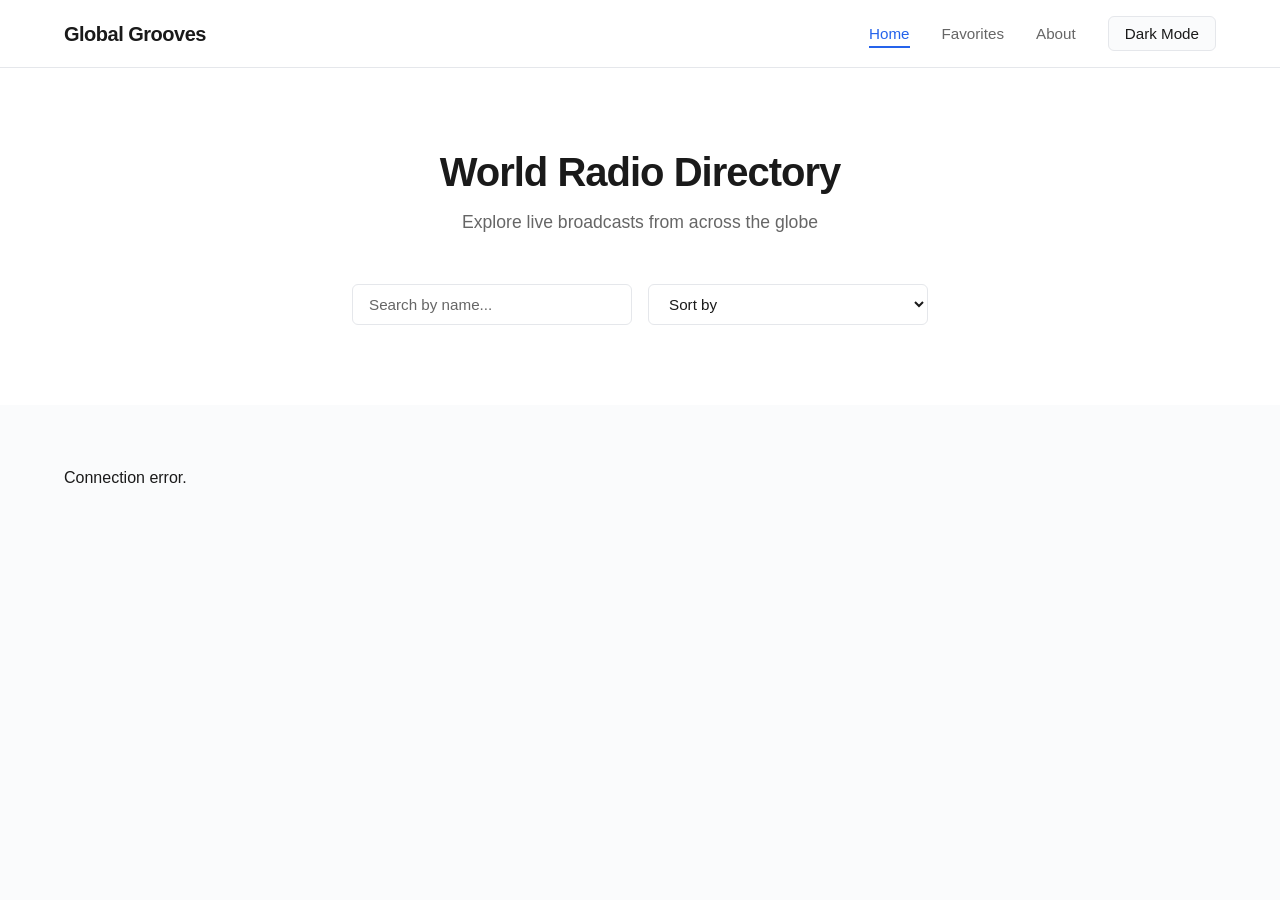
<file: index.html>
<!DOCTYPE html>
<html lang="en">
<head>
    <meta charset="UTF-8">
    <meta name="viewport" content="width=device-width, initial-scale=1.0">
    <title>Global Grooves Explorer</title>
    <link rel="stylesheet" href="style.css">
</head>
<body>
    <nav class="navbar">
        <div class="container nav-content">
            <div class="brand">Global Grooves</div>
            <ul class="nav-links">
                <li><a href="index.html" class="active">Home</a></li>
                <li><a href="favorites.html">Favorites</a></li>
                <li><a href="about.html">About</a></li>
                <li><button id="mode-toggle" class="btn-secondary">Dark Mode</button></li>
            </ul>
        </div>
    </nav>

    <header class="hero">
        <div class="container">
            <h1>World Radio Directory</h1>
            <p>Explore live broadcasts from across the globe</p>

            <div class="filter-controls">
                <input type="text" id="user-search" placeholder="Search by name...">
                <select id="user-sort">
                    <option value="default">Sort by</option>
                    <option value="az">A to Z</option>
                    <option value="za">Z to R</option>
                </select>
            </div>
            <div id="loader">Retrieving stations...</div>
        </div>
    </header>

    <main class="container">
        <div id="playback-bar" class="hidden">
            <div class="player-info">
                <span id="now-playing-name">No station selected</span>
                <audio id="audio-engine" controls></audio>
            </div>
        </div>

        <div id="station-list"></div>
    </main>

    <script src="script.js"></script>
</body>
</html>
</file>
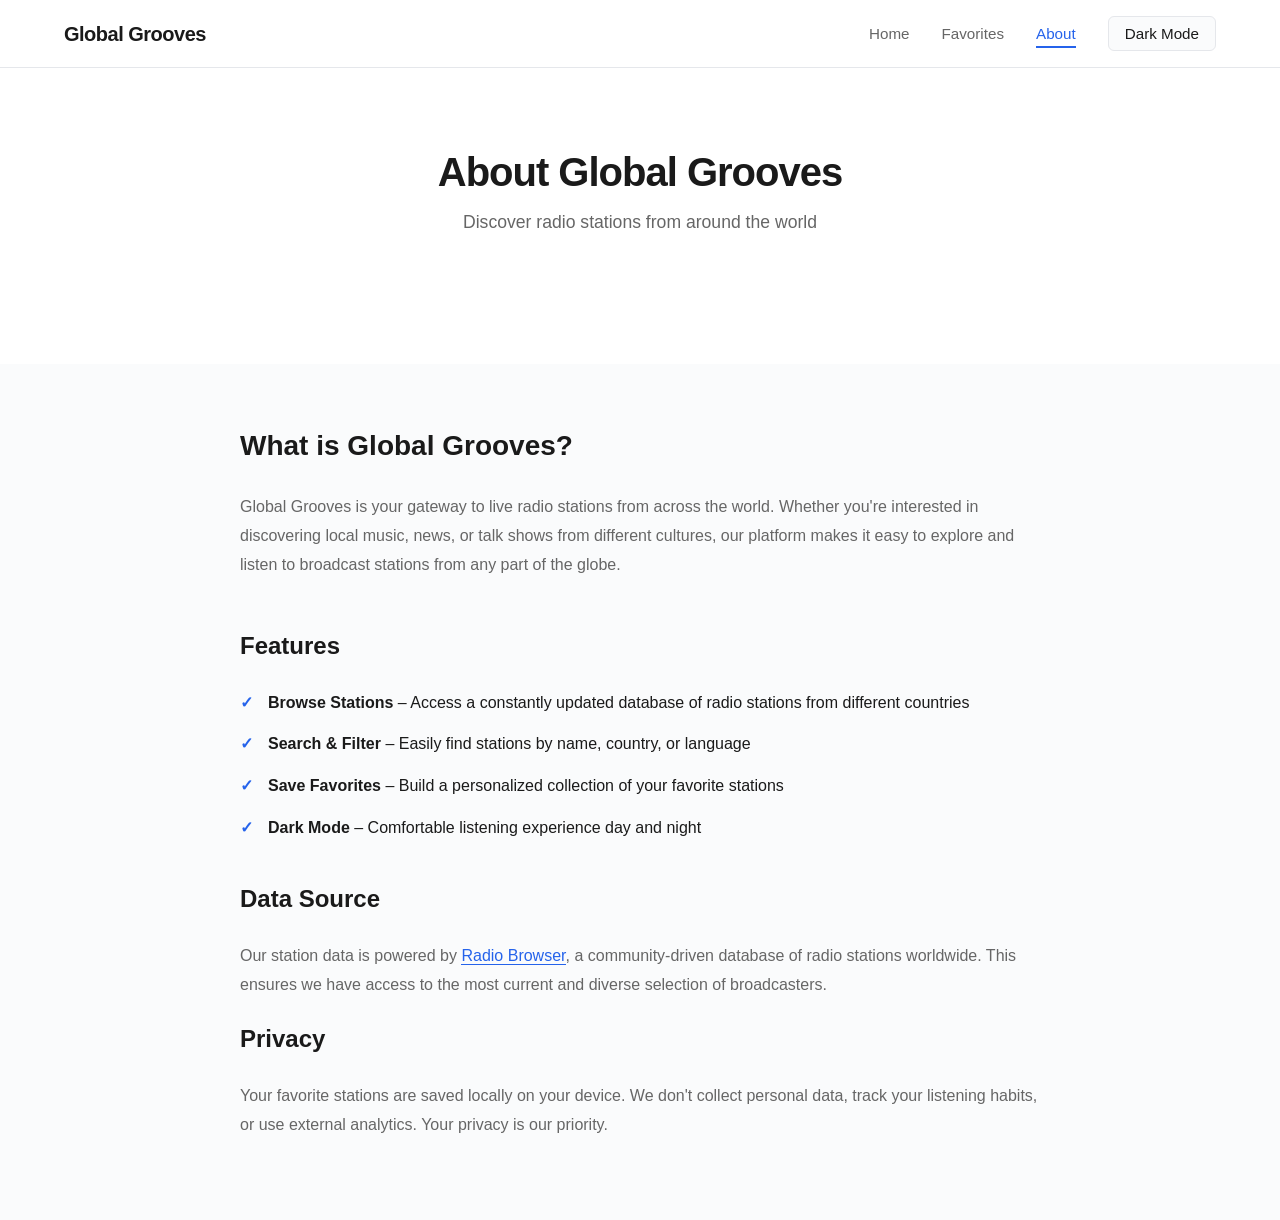
<file: about.html>
<!DOCTYPE html>
<html lang="en">
<head>
    <meta charset="UTF-8">
    <meta name="viewport" content="width=device-width, initial-scale=1.0">
    <title>About - Global Grooves Explorer</title>
    <link rel="stylesheet" href="style.css">
</head>
<body>
    <nav class="navbar">
        <div class="container nav-content">
            <div class="brand">Global Grooves</div>
            <ul class="nav-links">
                <li><a href="index.html">Home</a></li>
                <li><a href="favorites.html">Favorites</a></li>
                <li><a href="about.html" class="active">About</a></li>
                <li><button id="mode-toggle" class="btn-secondary">Dark Mode</button></li>
            </ul>
        </div>
    </nav>

    <header class="hero">
        <div class="container">
            <h1>About Global Grooves</h1>
            <p>Discover radio stations from around the world</p>
        </div>
    </header>

    <main class="container">
        <section style="padding: 60px 0; max-width: 800px; margin: 0 auto;">
            <h2 style="font-size: 1.75rem; font-weight: 700; margin-bottom: 24px;">What is Global Grooves?</h2>
            <p style="margin-bottom: 20px; color: var(--text-muted); line-height: 1.8;">
                Global Grooves is your gateway to live radio stations from across the world. Whether you're interested in discovering local music, news, or talk shows from different cultures, our platform makes it easy to explore and listen to broadcast stations from any part of the globe.
            </p>

            <h2 style="font-size: 1.5rem; font-weight: 700; margin-top: 48px; margin-bottom: 24px;">Features</h2>
            <ul style="list-style: none; margin-bottom: 40px;">
                <li style="margin-bottom: 16px; padding-left: 28px; position: relative;">
                    <span style="position: absolute; left: 0; color: var(--primary-color); font-weight: bold;">✓</span>
                    <span style="font-weight: 600;">Browse Stations</span> – Access a constantly updated database of radio stations from different countries
                </li>
                <li style="margin-bottom: 16px; padding-left: 28px; position: relative;">
                    <span style="position: absolute; left: 0; color: var(--primary-color); font-weight: bold;">✓</span>
                    <span style="font-weight: 600;">Search & Filter</span> – Easily find stations by name, country, or language
                </li>
                <li style="margin-bottom: 16px; padding-left: 28px; position: relative;">
                    <span style="position: absolute; left: 0; color: var(--primary-color); font-weight: bold;">✓</span>
                    <span style="font-weight: 600;">Save Favorites</span> – Build a personalized collection of your favorite stations
                </li>
                <li style="margin-bottom: 16px; padding-left: 28px; position: relative;">
                    <span style="position: absolute; left: 0; color: var(--primary-color); font-weight: bold;">✓</span>
                    <span style="font-weight: 600;">Dark Mode</span> – Comfortable listening experience day and night
                </li>
            </ul>

            <h2 style="font-size: 1.5rem; font-weight: 700; margin-bottom: 24px;">Data Source</h2>
            <p style="margin-bottom: 20px; color: var(--text-muted); line-height: 1.8;">
                Our station data is powered by <a href="https://www.radio-browser.info/" style="color: var(--primary-color); text-decoration: none; border-bottom: 1px solid var(--primary-color);">Radio Browser</a>, a community-driven database of radio stations worldwide. This ensures we have access to the most current and diverse selection of broadcasters.
            </p>

            <h2 style="font-size: 1.5rem; font-weight: 700; margin-bottom: 24px;">Privacy</h2>
            <p style="margin-bottom: 20px; color: var(--text-muted); line-height: 1.8;">
                Your favorite stations are saved locally on your device. We don't collect personal data, track your listening habits, or use external analytics. Your privacy is our priority.
            </p>

        </section>
    </main>

    <script src="script.js"></script>
</body>
</html>
</file>
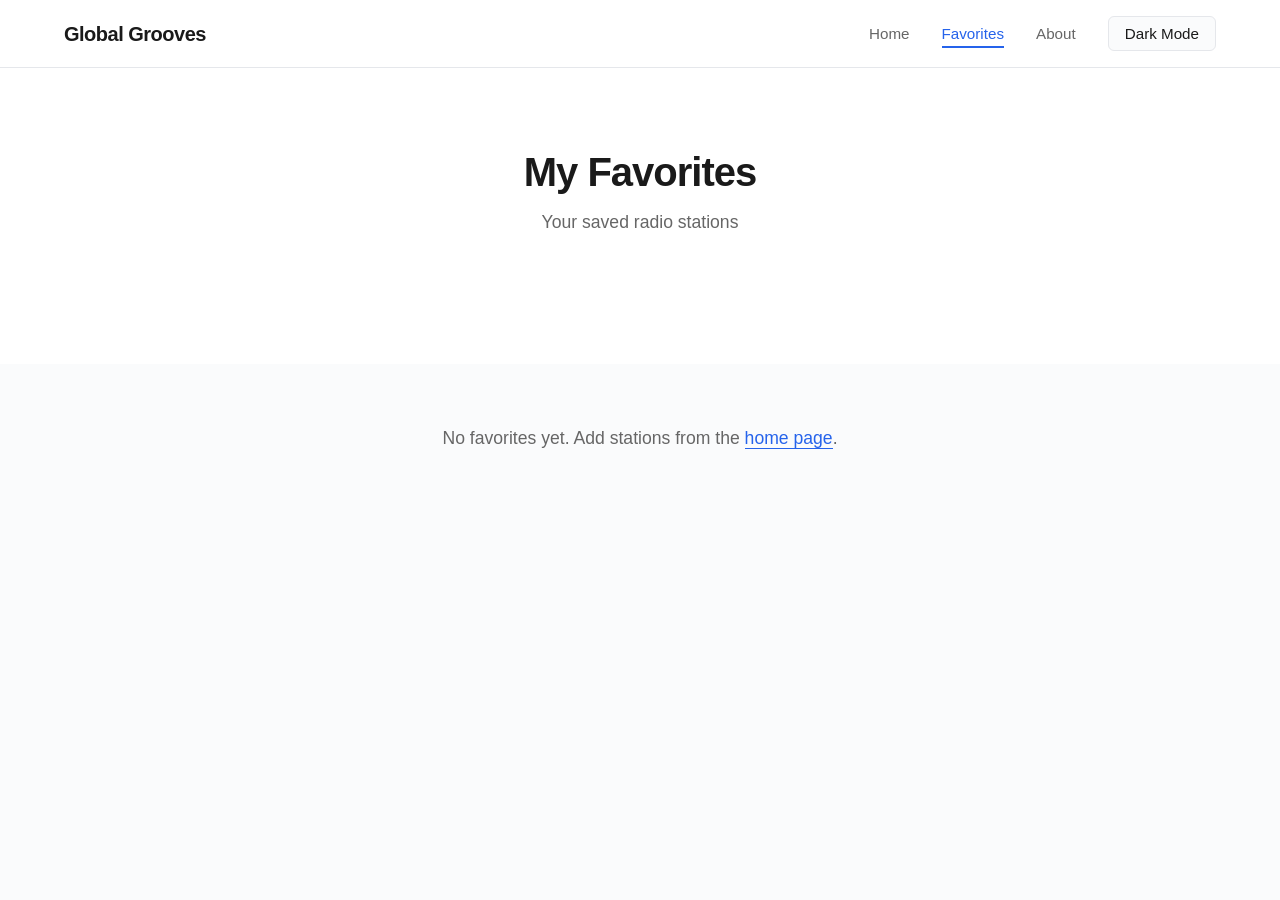
<file: favorites.html>
<!DOCTYPE html>
<html lang="en">
<head>
    <meta charset="UTF-8">
    <meta name="viewport" content="width=device-width, initial-scale=1.0">
    <title>Favorites - Global Grooves Explorer</title>
    <link rel="stylesheet" href="style.css">
</head>
<body>
    <nav class="navbar">
        <div class="container nav-content">
            <div class="brand">Global Grooves</div>
            <ul class="nav-links">
                <li><a href="index.html">Home</a></li>
                <li><a href="favorites.html" class="active">Favorites</a></li>
                <li><a href="about.html">About</a></li>
                <li><button id="mode-toggle" class="btn-secondary">Dark Mode</button></li>
            </ul>
        </div>
    </nav>

    <header class="hero">
        <div class="container">
            <h1>My Favorites</h1>
            <p>Your saved radio stations</p>
        </div>
    </header>

    <main class="container">
        <div id="playback-bar" class="hidden">
            <div class="player-info">
                <span id="now-playing-name">No station selected</span>
                <audio id="audio-engine" controls></audio>
            </div>
        </div>

        <div style="padding: 60px 0; text-align: center;" id="empty-state">
            <p style="color: var(--text-muted); font-size: 1.1rem;">No favorites yet. Add stations from the <a href="index.html" style="color: var(--primary-color); text-decoration: none; border-bottom: 1px solid var(--primary-color);">home page</a>.</p>
        </div>

        <div id="station-list"></div>
    </main>

    <script src="favorites.js"></script>
</body>
</html>
</file>
<file: style.css>
:root {
    --bg-main: #fafbfc;
    --bg-card: #ffffff;
    --text-primary: #1a1a1a;
    --text-muted: #666666;
    --primary-color: #2563eb;
    --primary-hover: #1d4ed8;
    --border-color: #e5e7eb;
}

body.dark {
    --bg-main: #111111;
    --bg-card: #1a1a1a;
    --text-primary: #f5f5f5;
    --text-muted: #999999;
    --border-color: #262626;
}

* {
    margin: 0;
    padding: 0;
    box-sizing: border-box;
}

html {
    scroll-behavior: smooth;
}

body {
    font-family: -apple-system, BlinkMacSystemFont, 'Segoe UI', 'Roboto', 'Oxygen', 'Ubuntu', 'Cantarell', 'Fira Sans', 'Droid Sans', 'Helvetica Neue', sans-serif;
    background-color: var(--bg-main);
    color: var(--text-primary);
    transition: background-color 0.3s ease, color 0.3s ease;
    line-height: 1.6;
    -webkit-font-smoothing: antialiased;
}

.container {
    max-width: 1200px;
    margin: 0 auto;
    padding: 0 24px;
}

/* Navigation */
.navbar {
    background-color: var(--bg-card);
    border-bottom: 1px solid var(--border-color);
    padding: 16px 0;
    position: sticky;
    top: 0;
    z-index: 1000;
}

.nav-content {
    display: flex;
    justify-content: space-between;
    align-items: center;
}

.brand {
    font-size: 1.25rem;
    font-weight: 700;
    letter-spacing: -0.5px;
    color: var(--text-primary);
}

.nav-links {
    display: flex;
    list-style: none;
    align-items: center;
    gap: 32px;
}

.nav-links li a {
    color: var(--text-muted);
    text-decoration: none;
    font-size: 0.95rem;
    font-weight: 500;
    transition: color 0.2s ease;
    padding: 4px 0;
    border-bottom: 2px solid transparent;
}

.nav-links li a:hover {
    color: var(--text-primary);
}

.nav-links li a.active {
    color: var(--primary-color);
    border-bottom-color: var(--primary-color);
}

.btn-secondary {
    background: var(--bg-main);
    color: var(--text-primary);
    border: 1px solid var(--border-color);
    padding: 8px 16px;
    border-radius: 6px;
    cursor: pointer;
    font-weight: 500;
    font-size: 0.95rem;
    transition: all 0.2s ease;
}

.btn-secondary:hover {
    background: var(--border-color);
    border-color: var(--text-muted);
}

/* Hero Section */
.hero {
    text-align: center;
    padding: 80px 0;
    background: var(--bg-card);
}

.hero h1 {
    font-size: 2.5rem;
    font-weight: 700;
    line-height: 1.2;
    margin-bottom: 12px;
    letter-spacing: -1px;
}

.hero p {
    font-size: 1.1rem;
    color: var(--text-muted);
    margin-bottom: 48px;
}

.filter-controls {
    display: flex;
    justify-content: center;
    gap: 16px;
    flex-wrap: wrap;
}

/* Forms and Inputs */
input,
select {
    padding: 10px 16px;
    border: 1px solid var(--border-color);
    border-radius: 6px;
    background: var(--bg-card);
    color: var(--text-primary);
    font-size: 0.95rem;
    transition: all 0.2s ease;
    width: 100%;
    max-width: 280px;
}

input:focus,
select:focus {
    outline: none;
    border-color: var(--primary-color);
    box-shadow: 0 0 0 3px rgba(37, 99, 235, 0.1);
}

input::placeholder {
    color: var(--text-muted);
}

#loader {
    color: var(--text-muted);
    font-size: 0.95rem;
    margin-top: 24px;
}

/* Playback Bar */
#playback-bar {
    background: var(--bg-card);
    border: 1px solid var(--border-color);
    padding: 20px;
    border-radius: 8px;
    margin: 48px 0;
    position: sticky;
    top: 80px;
    z-index: 100;
}

.player-info {
    display: flex;
    align-items: center;
    gap: 16px;
    flex-wrap: wrap;
}

#now-playing-name {
    font-weight: 500;
    min-width: 200px;
}

#audio-engine {
    flex: 1;
    min-width: 200px;
}

/* Station Grid */
#station-list {
    display: grid;
    gap: 28px;
    padding: 60px 0;
    grid-template-columns: 1fr;
}

@media (min-width: 768px) {
    #station-list {
        grid-template-columns: repeat(2, 1fr);
    }
}

@media (min-width: 1024px) {
    #station-list {
        grid-template-columns: repeat(3, 1fr);
    }
}

/* Cards */
.card {
    background: var(--bg-card);
    padding: 32px;
    border-radius: 8px;
    border: 1px solid var(--border-color);
    transition: all 0.3s ease;
    display: flex;
    flex-direction: column;
}

.card:hover {
    border-color: var(--primary-color);
    box-shadow: 0 4px 12px rgba(37, 99, 235, 0.08);
}

.card h3 {
    font-size: 1.125rem;
    font-weight: 600;
    margin-bottom: 8px;
    color: var(--text-primary);
}

.card p {
    color: var(--text-muted);
    font-size: 0.95rem;
    margin-bottom: 16px;
    flex-grow: 1;
}

/* Buttons */
.btn-play {
    background: var(--primary-color);
    color: white;
    border: none;
    padding: 11px 20px;
    border-radius: 6px;
    cursor: pointer;
    font-weight: 500;
    font-size: 0.95rem;
    transition: all 0.2s ease;
    margin-top: auto;
}

.btn-play:hover {
    background: var(--primary-hover);
    transform: translateY(-1px);
}

.btn-play:active {
    transform: translateY(0);
}

/* Utility */
.hidden {
    display: none;
}

@keyframes fadeOut {
    from {
        opacity: 1;
        transform: translateY(0);
    }
    to {
        opacity: 0;
        transform: translateY(-10px);
    }
}
</file>
